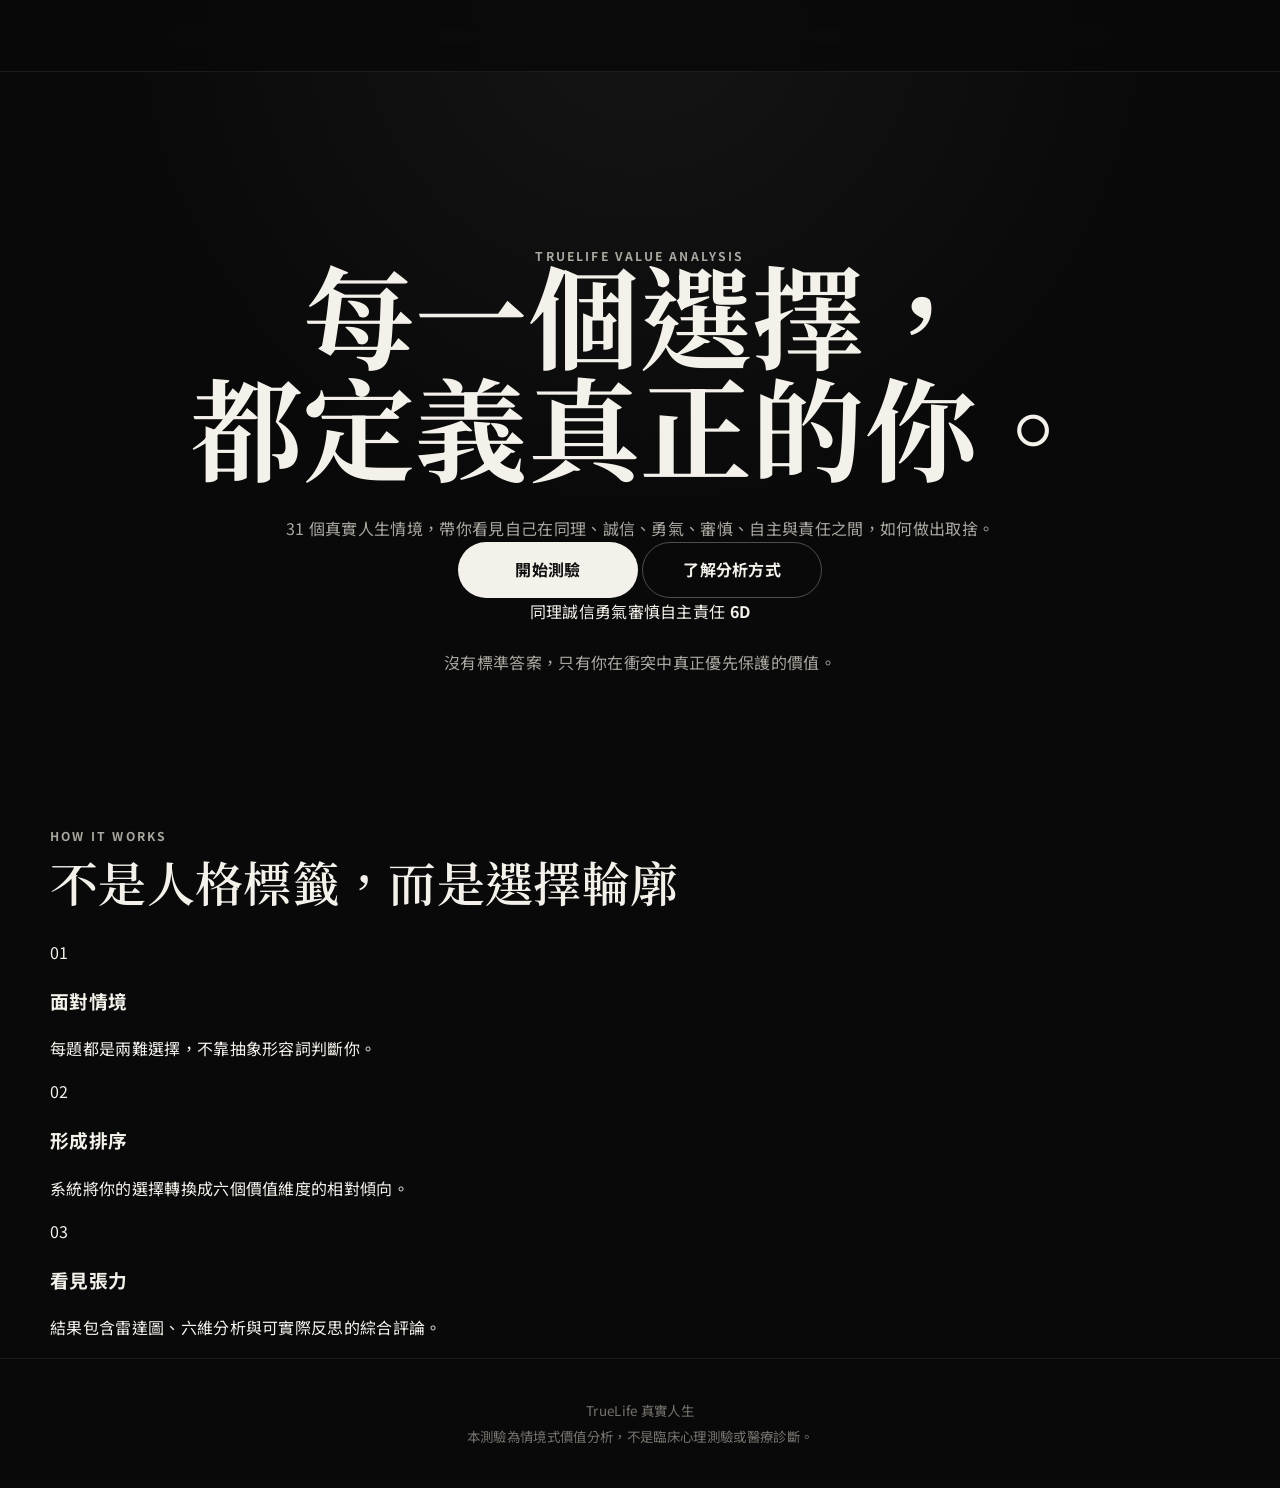
<file: index.html>
<!DOCTYPE html>
<html lang="zh-Hant">
<head>
  <meta charset="UTF-8">
  <meta name="viewport" content="width=device-width, initial-scale=1.0">
  <meta name="description" content="TrueLife 真實人生——每一個選擇，都定義真正的你。">
  <title>TrueLife 真實人生｜人生選擇測驗</title>
  <link rel="preconnect" href="https://fonts.googleapis.com">
  <link rel="preconnect" href="https://fonts.gstatic.com" crossorigin>
  <link href="https://fonts.googleapis.com/css2?family=Noto+Sans+TC:wght@400;500;600;700&family=Noto+Serif+TC:wght@500;600;700&display=swap" rel="stylesheet">
  <link rel="stylesheet" href="css/style.css?v=4">
</head>
<body>
  <header class="site-header">
    <div class="container">
      <a class="brand" href="index.html">
        
      </a>
    </div>
  </header>

  <main class="home-page">
    <section class="home-hero">
      <div class="container home-hero-grid">
        <div class="home-copy">
          <p class="eyebrow">TrueLife Value Analysis</p>
          <h1>每一個選擇，<br>都定義真正的你。</h1>
          <p class="home-lead">31 個真實人生情境，帶你看見自己在同理、誠信、勇氣、審慎、自主與責任之間，如何做出取捨。</p>
          <div class="home-actions">
            <a class="primary-button" href="test.html">開始測驗</a>
            <a class="secondary-button" href="#about">了解分析方式</a>
          </div>
        </div>

        <aside class="home-preview" aria-label="六維分析預覽">
          <div class="preview-orbit">
            <span>同理</span><span>誠信</span><span>勇氣</span><span>審慎</span><span>自主</span><span>責任</span>
            <strong>6D</strong>
          </div>
          <p>沒有標準答案，只有你在衝突中真正優先保護的價值。</p>
        </aside>
      </div>
    </section>

    <section id="about" class="about-section">
      <div class="container">
        <div class="section-heading">
          <p class="eyebrow">How It Works</p>
          <h2>不是人格標籤，而是選擇輪廓</h2>
        </div>
        <div class="feature-grid">
          <article><span>01</span><h3>面對情境</h3><p>每題都是兩難選擇，不靠抽象形容詞判斷你。</p></article>
          <article><span>02</span><h3>形成排序</h3><p>系統將你的選擇轉換成六個價值維度的相對傾向。</p></article>
          <article><span>03</span><h3>看見張力</h3><p>結果包含雷達圖、六維分析與可實際反思的綜合評論。</p></article>
        </div>
      </div>
    </section>
  </main>

  <footer class="site-footer">
    <div class="container">
      <p>TrueLife 真實人生</p>
      <p>本測驗為情境式價值分析，不是臨床心理測驗或醫療診斷。</p>
    </div>
  </footer>
</body>
</html>
</file>
<file: css/style.css>
/* =========================================================
   TrueLife 真實人生
   style.css
   適用：index.html / test.html
   ========================================================= */

/* ---------- Reset ---------- */

*,
*::before,
*::after {
  box-sizing: border-box;
}

html {
  scroll-behavior: smooth;
}

body {
  margin: 0;
  min-height: 100vh;
  background:
    radial-gradient(circle at top, rgba(255, 255, 255, 0.05), transparent 34rem),
    #090909;
  color: #f4f1eb;
  font-family:
    "Noto Sans TC",
    "PingFang TC",
    "Microsoft JhengHei",
    system-ui,
    -apple-system,
    BlinkMacSystemFont,
    "Segoe UI",
    sans-serif;
  line-height: 1.7;
  letter-spacing: 0.02em;
}

img,
svg,
canvas {
  display: block;
  max-width: 100%;
}

button,
input,
textarea,
select {
  font: inherit;
}

button,
a {
  -webkit-tap-highlight-color: transparent;
}

button {
  border: 0;
}

a {
  color: inherit;
  text-decoration: none;
}

/*
  非常重要：
  HTML 元素只要有 hidden 屬性，就一定隱藏。
  JavaScript 設定 element.hidden = false 後才會顯示。
*/
[hidden] {
  display: none !important;
}


/* ---------- Design tokens ---------- */

:root {
  --background: #090909;
  --background-soft: #101010;
  --surface: rgba(255, 255, 255, 0.045);
  --surface-strong: rgba(255, 255, 255, 0.075);
  --border: rgba(255, 255, 255, 0.14);
  --border-strong: rgba(255, 255, 255, 0.28);
  --text: #f4f1eb;
  --text-soft: #aaa7a0;
  --text-faint: #77736d;
  --accent: #f4f1eb;
  --accent-dark: #111111;
  --danger: #ff9b9b;
  --shadow: 0 24px 80px rgba(0, 0, 0, 0.4);
  --radius-large: 28px;
  --radius-medium: 18px;
  --radius-small: 12px;
  --container: 1180px;
}


/* ---------- Shared layout ---------- */

.container {
  width: min(calc(100% - 40px), var(--container));
  margin-inline: auto;
}

main {
  min-height: calc(100vh - 180px);
}

section {
  position: relative;
}

.eyebrow,
.question-label,
.result-label {
  margin: 0 0 10px;
  color: var(--text-soft);
  font-size: 0.76rem;
  font-weight: 700;
  letter-spacing: 0.18em;
  text-transform: uppercase;
}

.section-heading {
  margin-bottom: 24px;
}

.section-heading h2 {
  margin: 0;
  font-family:
    Georgia,
    "Times New Roman",
    "Noto Serif TC",
    "Songti TC",
    serif;
  font-size: clamp(1.8rem, 4vw, 3rem);
  font-weight: 600;
  line-height: 1.2;
}


/* ---------- Header ---------- */

.site-header {
  position: relative;
  z-index: 20;
  padding: 22px 0;
  border-bottom: 1px solid rgba(255, 255, 255, 0.07);
  background: rgba(9, 9, 9, 0.82);
  backdrop-filter: blur(16px);
}

.brand {
  display: inline-flex;
  align-items: baseline;
  gap: 12px;
}

.brand-chinese {
  font-family:
    Georgia,
    "Times New Roman",
    "Noto Serif TC",
    "Songti TC",
    serif;
  font-size: 1.15rem;
  font-weight: 700;
}

.brand-english {
  color: var(--text-soft);
  font-size: 0.78rem;
  letter-spacing: 0.16em;
  text-transform: uppercase;
}


/* ---------- Test hero ---------- */

.test-page {
  padding-bottom: 96px;
}

.test-hero {
  padding: 70px 0 40px;
  text-align: center;
}

.test-hero h1 {
  margin: 0;
  font-family:
    Georgia,
    "Times New Roman",
    "Noto Serif TC",
    "Songti TC",
    serif;
  font-size: clamp(3rem, 8vw, 5.8rem);
  font-weight: 600;
  line-height: 1.05;
  letter-spacing: -0.025em;
}

.test-hero > .container > p:last-child {
  margin: 18px auto 0;
  color: var(--text-soft);
  font-size: clamp(1rem, 2.5vw, 1.25rem);
}


/* ---------- Progress ---------- */

.progress-section {
  padding: 24px 0 48px;
}

.progress-information {
  display: flex;
  justify-content: space-between;
  align-items: center;
  margin-bottom: 14px;
  color: var(--text-soft);
  font-size: 0.95rem;
}

.progress-information strong {
  color: var(--text);
  font-weight: 600;
}

.progress-track {
  width: 100%;
  height: 12px;
  overflow: hidden;
  border: 1px solid rgba(255, 255, 255, 0.16);
  border-radius: 999px;
  background: rgba(255, 255, 255, 0.09);
}

.progress-fill {
  width: 0;
  height: 100%;
  border-radius: inherit;
  background: linear-gradient(90deg, #f7f5ef, #b9b5ad);
  transition: width 260ms ease;
}


/* ---------- Question ---------- */

.question-section {
  padding: 0 0 72px;
}

.question-card {
  width: min(100%, 860px);
  margin: 0 auto;
  padding: clamp(28px, 5vw, 56px);
  border: 1px solid var(--border);
  border-radius: var(--radius-large);
  background:
    linear-gradient(145deg, rgba(255, 255, 255, 0.065), rgba(255, 255, 255, 0.025));
  box-shadow: var(--shadow);
}

.question-card h2 {
  margin: 0 0 20px;
  font-family:
    Georgia,
    "Times New Roman",
    "Noto Serif TC",
    "Songti TC",
    serif;
  font-size: clamp(1.8rem, 4vw, 3rem);
  line-height: 1.3;
}

#question-text {
  margin: 0;
  color: #d4d0c9;
  font-size: clamp(1.05rem, 2vw, 1.22rem);
}

.option-list {
  display: grid;
  gap: 16px;
  margin-top: 38px;
}

.option-button {
  width: 100%;
  min-height: 72px;
  padding: 18px 22px;
  border: 1px solid var(--border);
  border-radius: var(--radius-medium);
  background: rgba(255, 255, 255, 0.045);
  color: var(--text);
  text-align: left;
  cursor: pointer;
  transition:
    transform 160ms ease,
    border-color 160ms ease,
    background-color 160ms ease;
}

.option-button:hover:not(:disabled),
.option-button:focus-visible:not(:disabled) {
  transform: translateY(-2px);
  border-color: var(--border-strong);
  background: rgba(255, 255, 255, 0.09);
  outline: none;
}

.option-button:active:not(:disabled) {
  transform: translateY(0);
}

.option-button:disabled {
  cursor: wait;
  opacity: 0.58;
}


/* ---------- Result section ---------- */

.result-section {
  display: block;
  padding: 64px 0 96px;
}

body.result-active .test-hero {
  display: none;
}

body.result-active .test-page {
  padding-bottom: 48px;
}

.result-section > .container {
  display: grid;
  grid-template-columns: minmax(0, 0.82fr) minmax(420px, 1.18fr);
  gap: 28px;
  align-items: stretch;
}

.result-hero-card,
.chart-section,
.dimension-section,
.comment-section,
.result-actions {
  width: 100%;
  min-width: 0;
  margin: 0;
}

.result-hero-card {
  display: flex;
  flex-direction: column;
  justify-content: center;
  min-height: 520px;
  padding: clamp(34px, 5vw, 64px);
  border: 1px solid var(--border);
  border-radius: var(--radius-large);
  background:
    radial-gradient(circle at 78% 14%, rgba(255, 255, 255, 0.13), transparent 18rem),
    linear-gradient(145deg, rgba(255, 255, 255, 0.075), rgba(255, 255, 255, 0.025));
  box-shadow: var(--shadow);
  text-align: left;
}

.result-hero-card .result-label {
  margin-bottom: 18px;
}

.result-hero-card h2 {
  max-width: 9ch;
  margin: 0;
  font-family:
    Georgia,
    "Times New Roman",
    "Noto Serif TC",
    "Songti TC",
    serif;
  font-size: clamp(3rem, 6vw, 5.6rem);
  font-weight: 600;
  line-height: 1.06;
  letter-spacing: -0.035em;
}

#result-summary {
  max-width: 35rem;
  margin: 28px 0 0;
  color: #d1cdc6;
  font-size: clamp(1.04rem, 1.7vw, 1.22rem);
  line-height: 1.9;
}

.chart-section,
.dimension-section,
.comment-section {
  padding: clamp(28px, 4vw, 46px);
  border: 1px solid var(--border);
  border-radius: var(--radius-large);
  background:
    linear-gradient(145deg, rgba(255, 255, 255, 0.052), rgba(255, 255, 255, 0.025));
  box-shadow: 0 18px 60px rgba(0, 0, 0, 0.24);
}

.chart-section {
  display: flex;
  flex-direction: column;
  justify-content: center;
  min-height: 520px;
}

.chart-section .section-heading {
  margin-bottom: 8px;
  text-align: center;
}

.chart-section .section-heading h2 {
  font-size: clamp(1.65rem, 3vw, 2.45rem);
}

.chart-container {
  position: relative;
  width: min(100%, 500px);
  height: 430px;
  margin: 0 auto;
  padding: 6px 10px 0;
}

#result-chart {
  width: 100% !important;
  height: 100% !important;
}

/* ---------- Dimension results ---------- */

.dimension-section,
.comment-section,
.result-actions {
  grid-column: 1 / -1;
}

.dimension-section .section-heading,
.comment-section .section-heading {
  max-width: 760px;
}

.dimension-results {
  display: grid;
  grid-template-columns: repeat(3, minmax(0, 1fr));
  gap: 16px;
}

.dimension-card,
.dimension-result,
.dimension-item {
  display: grid;
  grid-template-rows: auto 1fr auto auto;
  min-height: 238px;
  padding: 24px;
  border: 1px solid var(--border);
  border-radius: var(--radius-medium);
  background: rgba(255, 255, 255, 0.035);
  transition:
    transform 180ms ease,
    border-color 180ms ease,
    background-color 180ms ease;
}

.dimension-card:hover {
  transform: translateY(-3px);
  border-color: var(--border-strong);
  background: rgba(255, 255, 255, 0.055);
}

.dimension-card h3,
.dimension-result h3,
.dimension-item h3 {
  margin: 0 0 10px;
  font-family:
    Georgia,
    "Times New Roman",
    "Noto Serif TC",
    "Songti TC",
    serif;
  font-size: 1.35rem;
}

.dimension-card p,
.dimension-result p,
.dimension-item p {
  margin: 0;
  color: var(--text-soft);
  font-size: 0.95rem;
  line-height: 1.75;
}

.dimension-score {
  display: inline-block;
  margin-top: 18px;
  color: var(--text);
  font-size: 1.7rem;
  font-weight: 700;
  line-height: 1;
}

.dimension-bar,
.score-track {
  height: 7px;
  margin-top: 14px;
  overflow: hidden;
  border-radius: 999px;
  background: rgba(255, 255, 255, 0.10);
}

.dimension-bar-fill,
.score-fill {
  height: 100%;
  border-radius: inherit;
  background: linear-gradient(90deg, #ffffff, #9d9992);
  transform-origin: left center;
  animation: resultBarGrow 720ms ease both;
}

@keyframes resultBarGrow {
  from { transform: scaleX(0); }
  to { transform: scaleX(1); }
}

/* ---------- Comment ---------- */

.comment-section {
  padding: clamp(34px, 5vw, 62px);
}

.comment-card {
  max-width: 920px;
  padding: 0;
}

.comment-card h2 {
  margin: 0 0 20px;
  font-family:
    Georgia,
    "Times New Roman",
    "Noto Serif TC",
    "Songti TC",
    serif;
  font-size: clamp(2rem, 4vw, 3.5rem);
}

#result-comment {
  margin: 0;
  color: #d6d2cb;
  font-size: clamp(1rem, 1.55vw, 1.14rem);
  line-height: 2;
  white-space: pre-line;
}

/* ---------- Actions ---------- */

.result-actions {
  display: flex;
  flex-wrap: wrap;
  justify-content: center;
  gap: 14px;
  padding-top: 8px;
}

.primary-button,
.secondary-button {
  display: inline-flex;
  align-items: center;
  justify-content: center;
  min-width: 180px;
  min-height: 56px;
  padding: 13px 26px;
  border-radius: 999px;
  font-weight: 700;
  cursor: pointer;
  transition:
    transform 160ms ease,
    opacity 160ms ease,
    background-color 160ms ease;
}

.primary-button {
  background: var(--accent);
  color: var(--accent-dark);
}

.secondary-button {
  border: 1px solid var(--border-strong);
  background: transparent;
  color: var(--text);
}

.primary-button:hover,
.secondary-button:hover {
  transform: translateY(-2px);
}

.primary-button:focus-visible,
.secondary-button:focus-visible {
  outline: 2px solid #ffffff;
  outline-offset: 4px;
}

/* ---------- Footer ---------- */

.site-footer {
  padding: 36px 0;
  border-top: 1px solid rgba(255, 255, 255, 0.07);
  color: var(--text-faint);
  text-align: center;
}

.site-footer p {
  margin: 4px 0;
  font-size: 0.84rem;
}


/* ---------- Generic homepage helpers ---------- */

.hero,
.home-hero {
  padding: clamp(80px, 12vw, 150px) 0;
  text-align: center;
}

.hero h1,
.home-hero h1 {
  margin: 0;
  font-family:
    Georgia,
    "Times New Roman",
    "Noto Serif TC",
    "Songti TC",
    serif;
  font-size: clamp(3.5rem, 9vw, 7rem);
  line-height: 1;
}

.hero p,
.home-hero p {
  max-width: 720px;
  margin: 24px auto 0;
  color: var(--text-soft);
}

.hero-actions {
  display: flex;
  flex-wrap: wrap;
  justify-content: center;
  gap: 14px;
  margin-top: 34px;
}


/* ---------- Responsive ---------- */

@media (max-width: 980px) {
  .result-section > .container {
    grid-template-columns: 1fr;
  }

  .result-hero-card,
  .chart-section,
  .dimension-section,
  .comment-section,
  .result-actions {
    grid-column: 1;
  }

  .result-hero-card {
    min-height: auto;
    text-align: center;
  }

  .result-hero-card h2,
  #result-summary {
    margin-inline: auto;
  }

  .dimension-results {
    grid-template-columns: repeat(2, minmax(0, 1fr));
  }
}

@media (max-width: 760px) {
  .container {
    width: min(calc(100% - 28px), var(--container));
  }

  .site-header {
    padding: 17px 0;
  }

  .test-hero {
    padding: 52px 0 30px;
  }

  .progress-section {
    padding-bottom: 32px;
  }

  .question-card {
    padding: 26px 20px;
    border-radius: 22px;
  }

  .option-button {
    min-height: 66px;
    padding: 16px 18px;
  }

  .result-section {
    padding: 28px 0 72px;
  }

  .result-section > .container {
    gap: 18px;
  }

  .result-hero-card,
  .chart-section,
  .dimension-section,
  .comment-section {
    border-radius: 22px;
  }

  .result-hero-card {
    padding: 38px 22px;
  }

  .result-hero-card h2 {
    max-width: none;
    font-size: clamp(2.55rem, 13vw, 4rem);
  }

  #result-summary {
    margin-top: 20px;
    font-size: 1rem;
    line-height: 1.8;
  }

  .chart-section,
  .dimension-section,
  .comment-section {
    padding: 26px 18px;
  }

  .chart-section {
    min-height: auto;
  }

  .chart-container {
    width: 100%;
    height: min(88vw, 390px);
    padding: 0;
  }

  .dimension-results {
    grid-template-columns: 1fr;
  }

  .dimension-card,
  .dimension-result,
  .dimension-item {
    min-height: 0;
    padding: 20px;
  }

  #result-comment {
    line-height: 1.9;
  }

  .result-actions {
    flex-direction: column;
  }

  .primary-button,
  .secondary-button {
    width: 100%;
  }
}

/* ---------- Reduced motion ---------- */

@media (prefers-reduced-motion: reduce) {
  *,
  *::before,
  *::after {
    scroll-behavior: auto !important;
    transition-duration: 0.01ms !important;
    animation-duration: 0.01ms !important;
    animation-iteration-count: 1 !important;
  }
}
</file>
